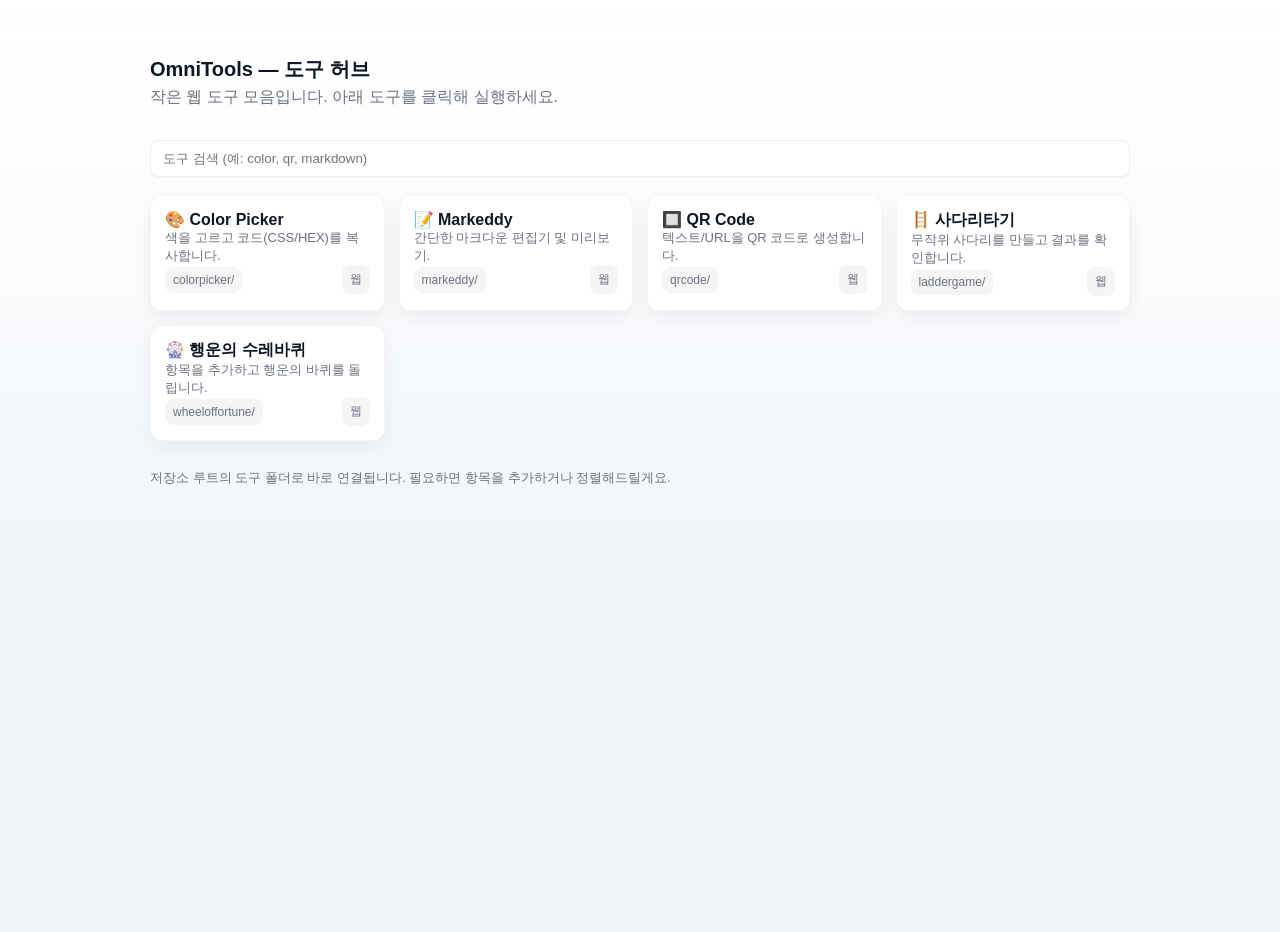
<file: index.html>
<!doctype html>
<html lang="ko">
  <head>
    <meta charset="utf-8" />
    <meta name="viewport" content="width=device-width,initial-scale=1" />
    <title>OmniTools — 도구 허브</title>
    <style>
      :root {
        --bg: #f8fafc;
        --card: #ffffff;
        --muted: #6b7280;
        --accent: #2563eb;
        --text: #0f1724;
      }
      html,
      body {
        height: 100%;
        margin: 0;
        font-family:
          Inter,
          Segoe UI,
          Arial,
          sans-serif;
        background: linear-gradient(180deg, #ffffff 0%, #f1f5f9 60%);
        color: var(--text);
      }
      .wrap {
        max-width: 980px;
        margin: 32px auto;
        padding: 24px;
      }
      header {
        display: flex;
        align-items: center;
        gap: 16px;
      }
      h1 {
        margin: 0;
        font-size: 20px;
      }
      p.lead {
        margin: 4px 0 18px;
        color: var(--muted);
      }
      .search {
        display: flex;
        gap: 8px;
        margin: 14px 0;
      }
      input[type="search"] {
        flex: 1;
        padding: 10px 12px;
        border-radius: 8px;
        border: 1px solid rgba(15, 23, 36, 0.06);
        background: #fff;
        color: var(--text);
        box-shadow: 0 1px 2px rgba(2, 6, 23, 0.04);
      }
      #clear {
        background: transparent;
        border: none;
        color: var(--muted);
        padding: 6px 8px;
        border-radius: 6px;
      }
      .grid {
        display: grid;
        grid-template-columns: repeat(auto-fill, minmax(220px, 1fr));
        gap: 14px;
        margin-top: 18px;
      }
      .card {
        background: var(--card);
        padding: 14px;
        border-radius: 12px;
        box-shadow: 0 6px 18px rgba(15, 23, 42, 0.06);
        border: 1px solid rgba(2, 6, 23, 0.04);
        display: flex;
        flex-direction: column;
        gap: 10px;
      }
      .card a {
        color: inherit;
        text-decoration: none;
      }
      .title {
        font-weight: 600;
      }
      .desc {
        font-size: 13px;
        color: var(--muted);
      }
      .meta {
        display: flex;
        justify-content: space-between;
        align-items: center;
      }
      .badge {
        background: rgba(2, 6, 23, 0.04);
        padding: 6px 8px;
        border-radius: 8px;
        font-size: 12px;
        color: var(--muted);
      }
      footer {
        margin-top: 28px;
        color: var(--muted);
        font-size: 13px;
      }
      @media (max-width: 420px) {
        .wrap {
          padding: 14px;
        }
      }
    </style>
  </head>
  <body>
    <div class="wrap">
      <header>
        <div style="display: flex; flex-direction: column">
          <h1>OmniTools — 도구 허브</h1>
          <p class="lead">
            작은 웹 도구 모음입니다. 아래 도구를 클릭해 실행하세요.
          </p>
        </div>
      </header>

      <div class="search">
        <input
          id="q"
          type="search"
          placeholder="도구 검색 (예: color, qr, markdown)"
          aria-label="search"
        />
      </div>

      <div id="grid" class="grid">
        <div class="card" data-tags="color picker">
          <a href="colorpicker/">
            <div class="title">🎨 Color Picker</div>
            <div class="desc">색을 고르고 코드(CSS/HEX)를 복사합니다.</div>
            <div class="meta">
              <span class="badge">colorpicker/</span
              ><span class="badge">웹</span>
            </div>
          </a>
        </div>

        <div class="card" data-tags="markdown editor markeddy">
          <a href="markeddy/index.html">
            <div class="title">📝 Markeddy</div>
            <div class="desc">간단한 마크다운 편집기 및 미리보기.</div>
            <div class="meta">
              <span class="badge">markeddy/</span><span class="badge">웹</span>
            </div>
          </a>
        </div>

        <div class="card" data-tags="qr qrcode generator">
          <a href="qrcode/">
            <div class="title">🔲 QR Code</div>
            <div class="desc">텍스트/URL을 QR 코드로 생성합니다.</div>
            <div class="meta">
              <span class="badge">qrcode/</span><span class="badge">웹</span>
            </div>
          </a>
        </div>

        <div class="card" data-tags="ladder game 사다리타기">
          <a href="laddergame/">
            <div class="title">🪜 사다리타기</div>
            <div class="desc">무작위 사다리를 만들고 결과를 확인합니다.</div>
            <div class="meta">
              <span class="badge">laddergame/</span
              ><span class="badge">웹</span>
            </div>
          </a>
        </div>

        <div class="card" data-tags="wheel of fortune 행운의 바퀴 게임">
          <a href="wheeloffortune/">
            <div class="title">🎡 행운의 수레바퀴</div>
            <div class="desc">항목을 추가하고 행운의 바퀴를 돌립니다.</div>
            <div class="meta">
              <span class="badge">wheeloffortune/</span
              ><span class="badge">웹</span>
            </div>
          </a>
        </div>
      </div>

      <footer>
        저장소 루트의 도구 폴더로 바로 연결됩니다. 필요하면 항목을 추가하거나
        정렬해드릴게요.
      </footer>
    </div>

    <script>
      const q = document.getElementById("q");
      const grid = document.getElementById("grid");
      const clear = document.getElementById("clear");
      function filter(term) {
        const cards = grid.querySelectorAll(".card");
        const t = term.trim().toLowerCase();
        cards.forEach((c) => {
          const tags = c.dataset.tags || "";
          const title = c.querySelector(".title").textContent.toLowerCase();
          const desc = c.querySelector(".desc").textContent.toLowerCase();
          const ok =
            !t || tags.includes(t) || title.includes(t) || desc.includes(t);
          c.style.display = ok ? "" : "none";
        });
      }
      q.addEventListener("input", (e) => filter(e.target.value));
      clear.addEventListener("click", () => {
        q.value = "";
        filter("");
        q.focus();
      });
      // quick keyboard focus
      document.addEventListener("keydown", (e) => {
        if (e.key === "/" && document.activeElement !== q) {
          e.preventDefault();
          q.focus();
        }
      });
    </script>
  </body>
</html>
</file>
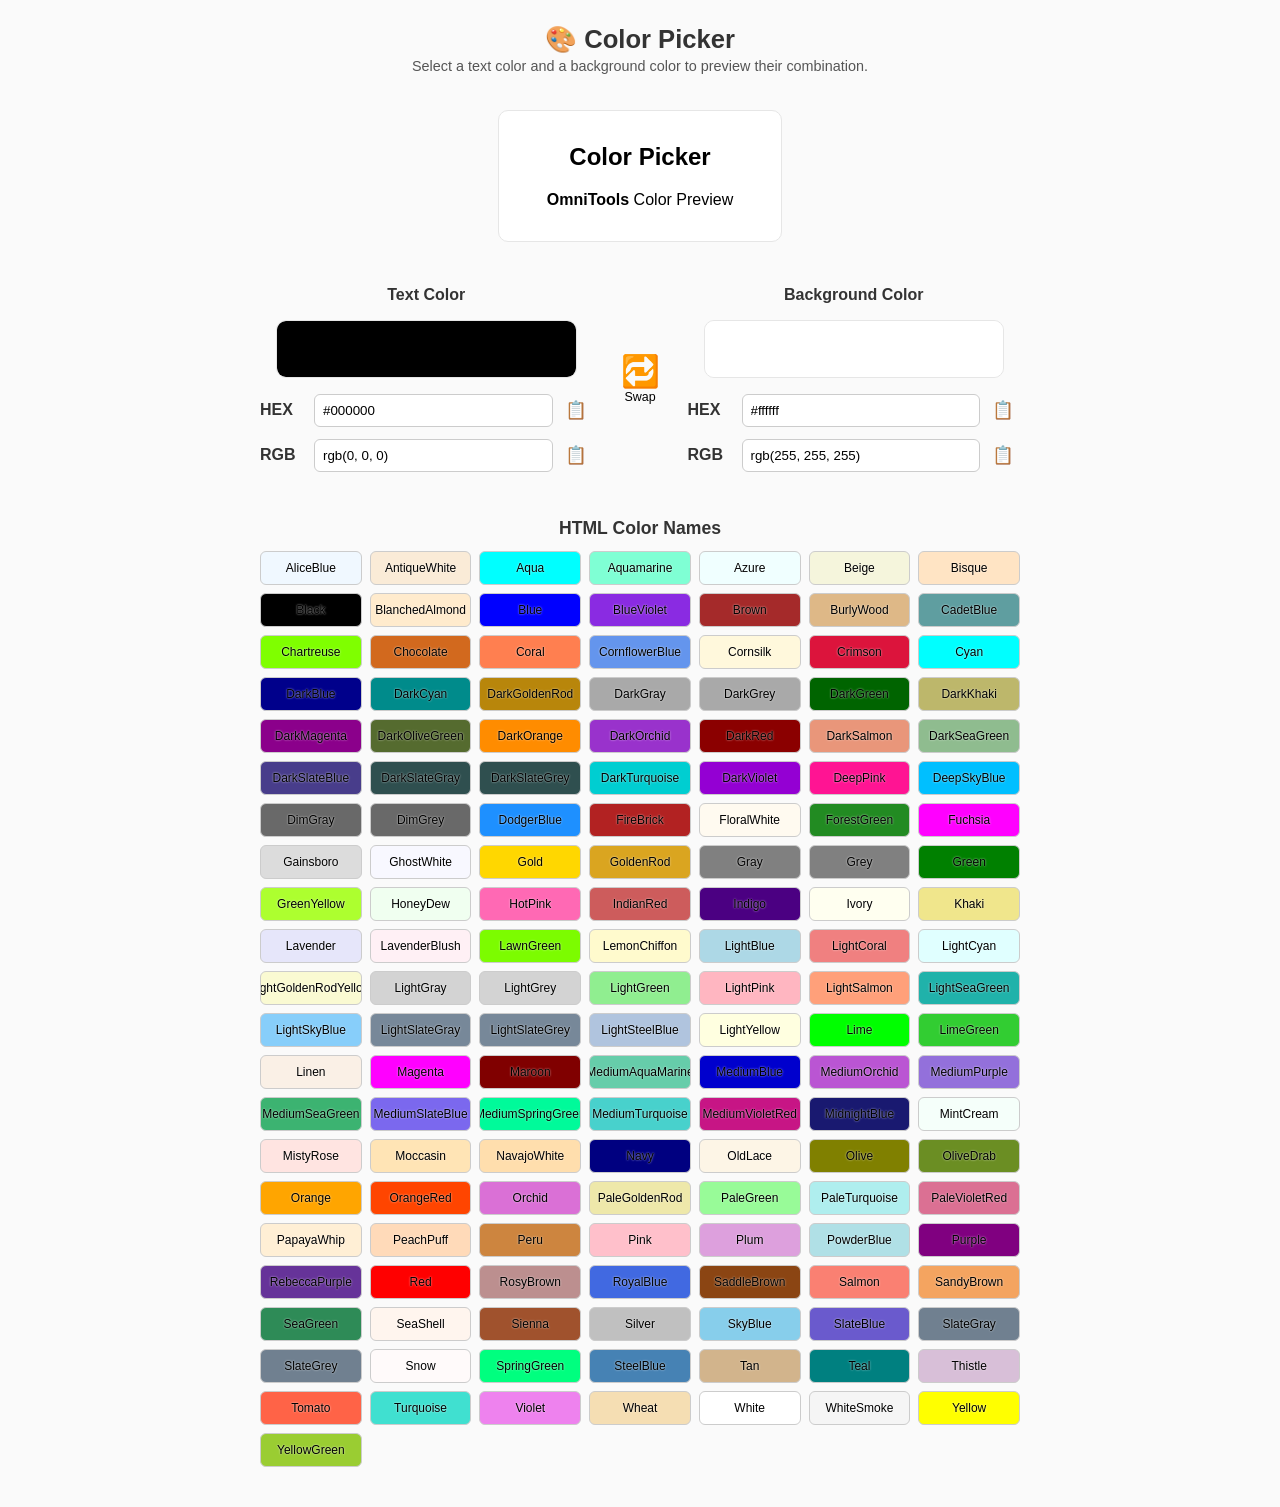
<file: colorpicker/index.html>
<!doctype html>
<html lang="ko">
  <head>
    <meta charset="utf-8" />
    <meta name="viewport" content="width=device-width, initial-scale=1" />
    <title>Color Picker</title>
    <link rel="stylesheet" href="style.css" />
  </head>
  <body>
    <header>
      <h1>🎨 Color Picker</h1>
      <p>
        Select a text color and a background color to preview their combination.
      </p>
    </header>

    <section class="preview-wrap">
      <div id="preview" class="preview">
        <h2>Color Picker</h2>
        <div><b>OmniTools</b> Color Preview</div>
      </div>
    </section>

    <main>
      <div class="controls">
        <div class="col">
          <h2>Text Color</h2>
          <div class="picker">
            <input type="color" id="color-text" value="#000000" />
          </div>
          <div class="results">
            <div>
              <label for="hex-text">HEX</label>
              <input type="text" id="hex-text" readonly />
              <button id="copy-hex-text" title="복사">📋</button>
            </div>
            <div>
              <label for="rgb-text">RGB</label>
              <input type="text" id="rgb-text" readonly />
              <button id="copy-rgb-text" title="복사">📋</button>
            </div>
          </div>
        </div>

        <button id="swap-btn" class="swap" title="교환">
          <div class="swap-icon">🔁</div>
          <div class="swap-text">Swap</div>
        </button>

        <div class="col">
          <h2>Background Color</h2>
          <div class="picker">
            <input type="color" id="color-bg" value="#ffffff" />
          </div>
          <div class="results">
            <div>
              <label for="hex-bg">HEX</label>
              <input type="text" id="hex-bg" readonly />
              <button id="copy-hex-bg" title="복사">📋</button>
            </div>
            <div>
              <label for="rgb-bg">RGB</label>
              <input type="text" id="rgb-bg" readonly />
              <button id="copy-rgb-bg" title="복사">📋</button>
            </div>
          </div>
        </div>
      </div>
    </main>

    <script src="main.js"></script>

    <section class="color-names-section">
      <h2>HTML Color Names</h2>
      <div id="color-list" class="color-list"></div>
    </section>
  </body>
</html>
</file>
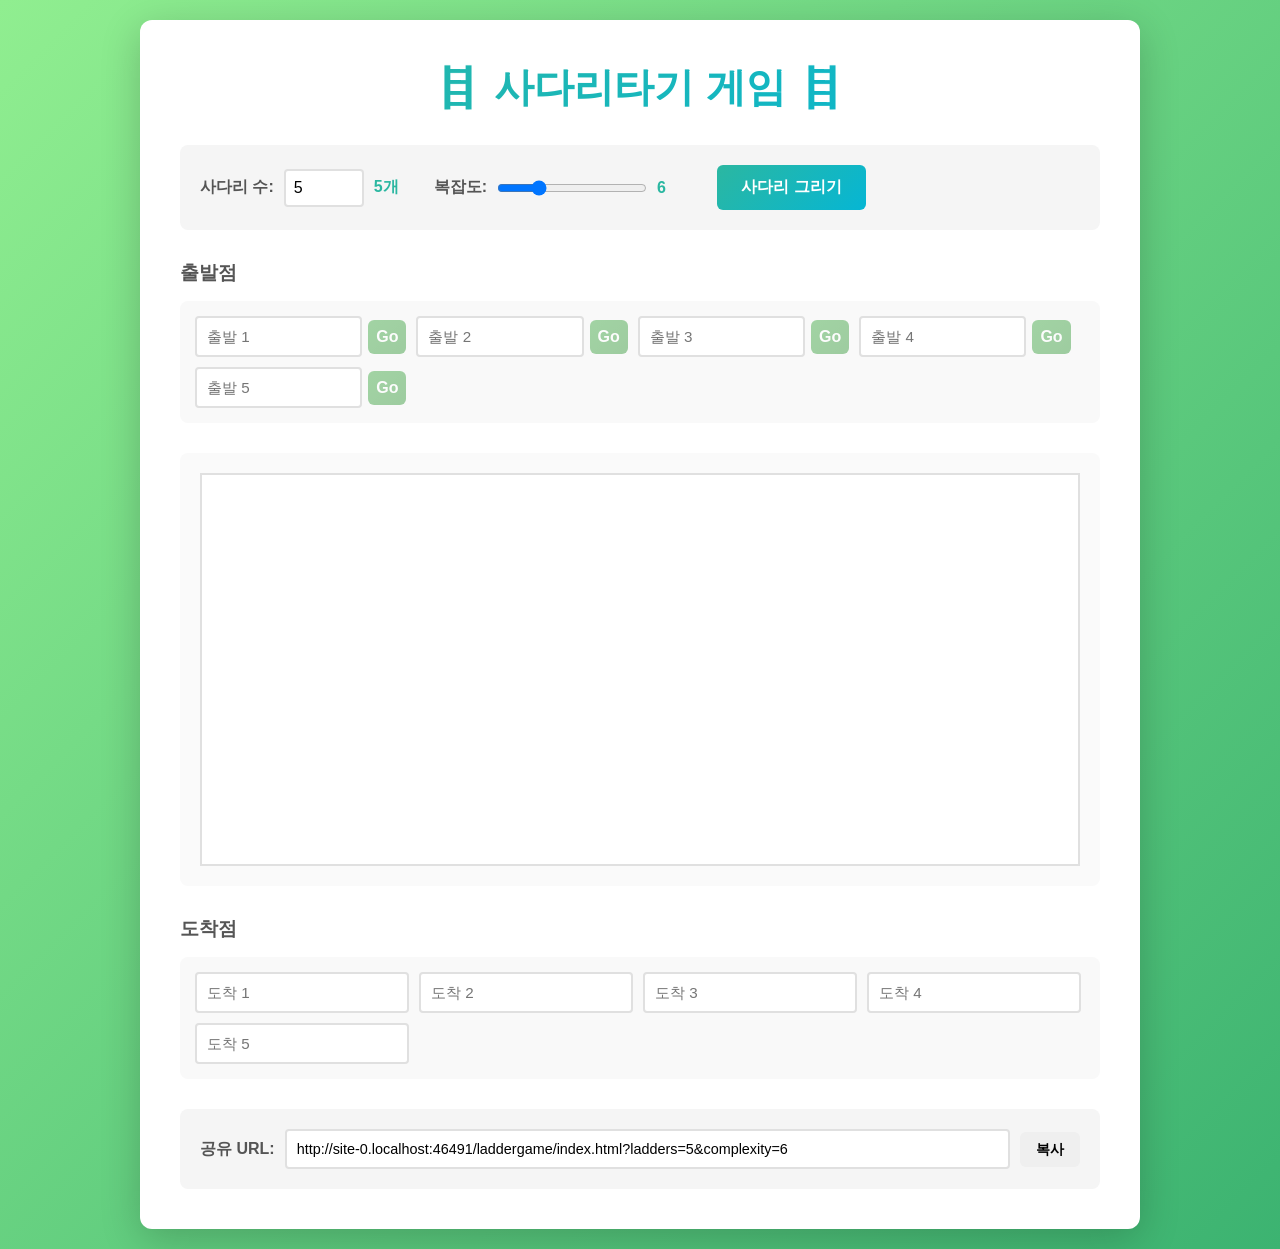
<file: laddergame/index.html>
<!doctype html>
<html lang="ko">
  <head>
    <meta charset="UTF-8" />
    <meta name="viewport" content="width=device-width, initial-scale=1.0" />
    <title>사다리타기 게임</title>
    <link rel="stylesheet" href="style.css" />
  </head>
  <body>
    <div class="container">
      <h1>🪜 사다리타기 게임 🪜</h1>

      <!-- 설정 섹션 -->
      <div class="settings-section">
        <div class="setting-group">
          <label for="ladderCount">사다리 수:</label>
          <input
            type="number"
            id="ladderCount"
            min="3"
            max="20"
            value="5"
            class="number-input"
          />
          <span id="countDisplay">4개</span>
        </div>

        <div class="setting-group">
          <label for="complexity">복잡도:</label>
          <input type="range" id="complexity" min="3" max="15" value="6" />
          <span id="complexityDisplay">5</span>
        </div>

        <button id="generateBtn" class="btn btn-primary">사다리 그리기</button>
      </div>

      <!-- 상단 입력 섹션 -->
      <div class="input-section">
        <h3>출발점</h3>
        <div id="topInputs" class="inputs-container"></div>
      </div>

      <!-- 캔버스 섹션 -->
      <div class="canvas-section">
        <canvas id="ladderCanvas" width="900" height="400"></canvas>
      </div>

      <!-- 하단 입력 섹션 -->
      <div class="input-section">
        <h3>도착점</h3>
        <div id="bottomInputs" class="inputs-container"></div>
      </div>

      <!-- 결과 섹션 -->
      <div id="results" class="results-section" style="display: none">
        <h3>매칭 결과</h3>
        <div id="resultsList" class="results-list"></div>
      </div>

      <!-- 현재 URL 섹션 -->
      <div class="url-section">
        <label for="shareUrl">공유 URL:</label>
        <input type="text" id="shareUrl" readonly class="url-input" />
        <button id="copyBtn" class="btn btn-small">복사</button>
      </div>
    </div>

    <script src="main.js"></script>
  </body>
</html>
</file>
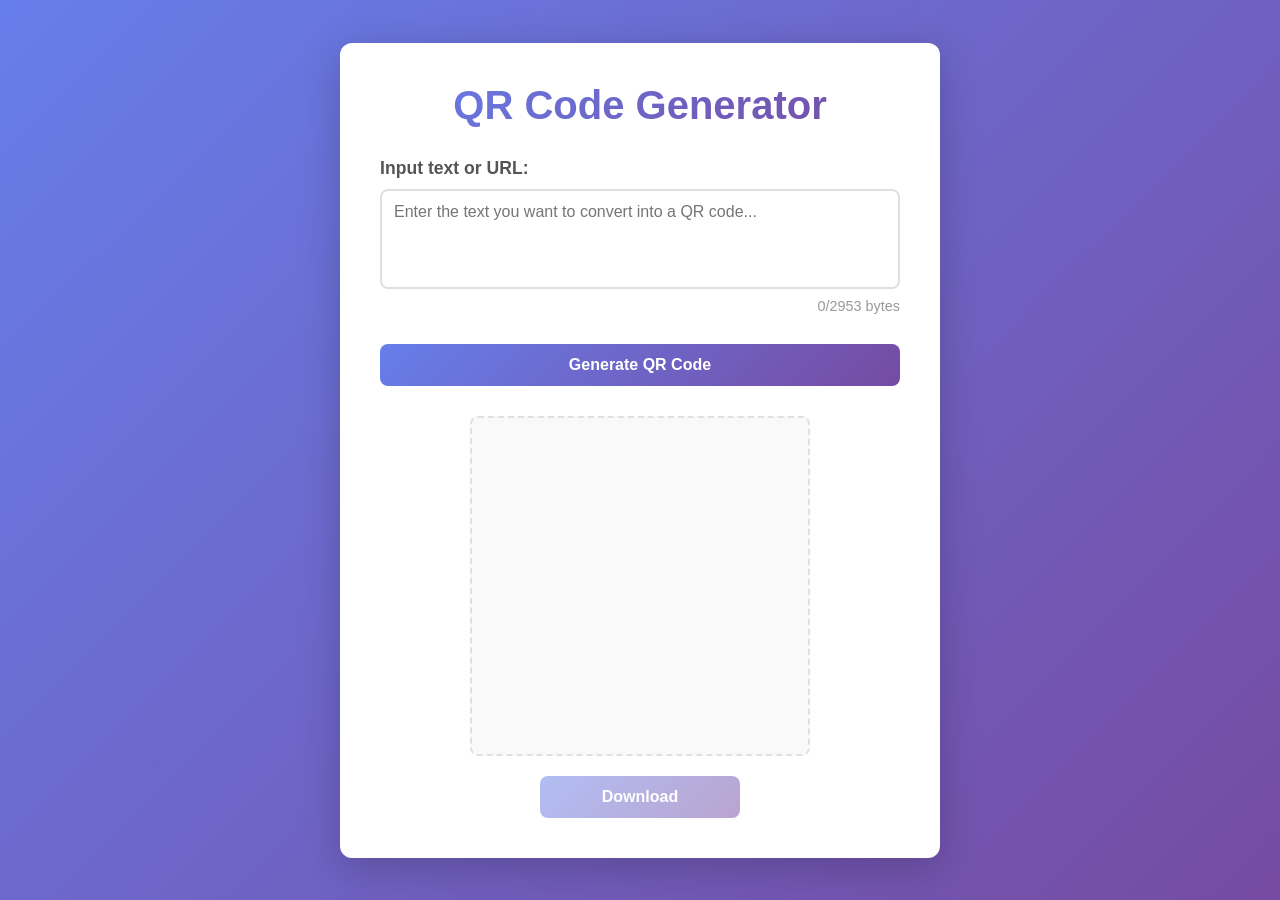
<file: qrcode/index.html>
<!doctype html>
<html lang="ko">
  <head>
    <meta charset="UTF-8" />
    <meta name="viewport" content="width=device-width, initial-scale=1.0" />
    <title>QR 코드 생성기</title>
    <link rel="stylesheet" href="style.css" />
  </head>
  <body>
    <div class="container">
      <h1>QR Code Generator</h1>

      <div class="input-section">
        <label for="qrInput">Input text or URL:</label>
        <textarea
          id="qrInput"
          placeholder="Enter the text you want to convert into a QR code..."
          rows="4"
        ></textarea>
        <div class="char-counter"><span id="byteCount">0</span>/2953 bytes</div>
        <button id="generateBtn">Generate QR Code</button>
      </div>

      <div class="output-section">
        <div id="qrCode" class="qr-code-container"></div>
        <button id="downloadBtn" class="download-btn" disabled>Download</button>
      </div>
    </div>

    <script src="main.js"></script>
  </body>
</html>
</file>
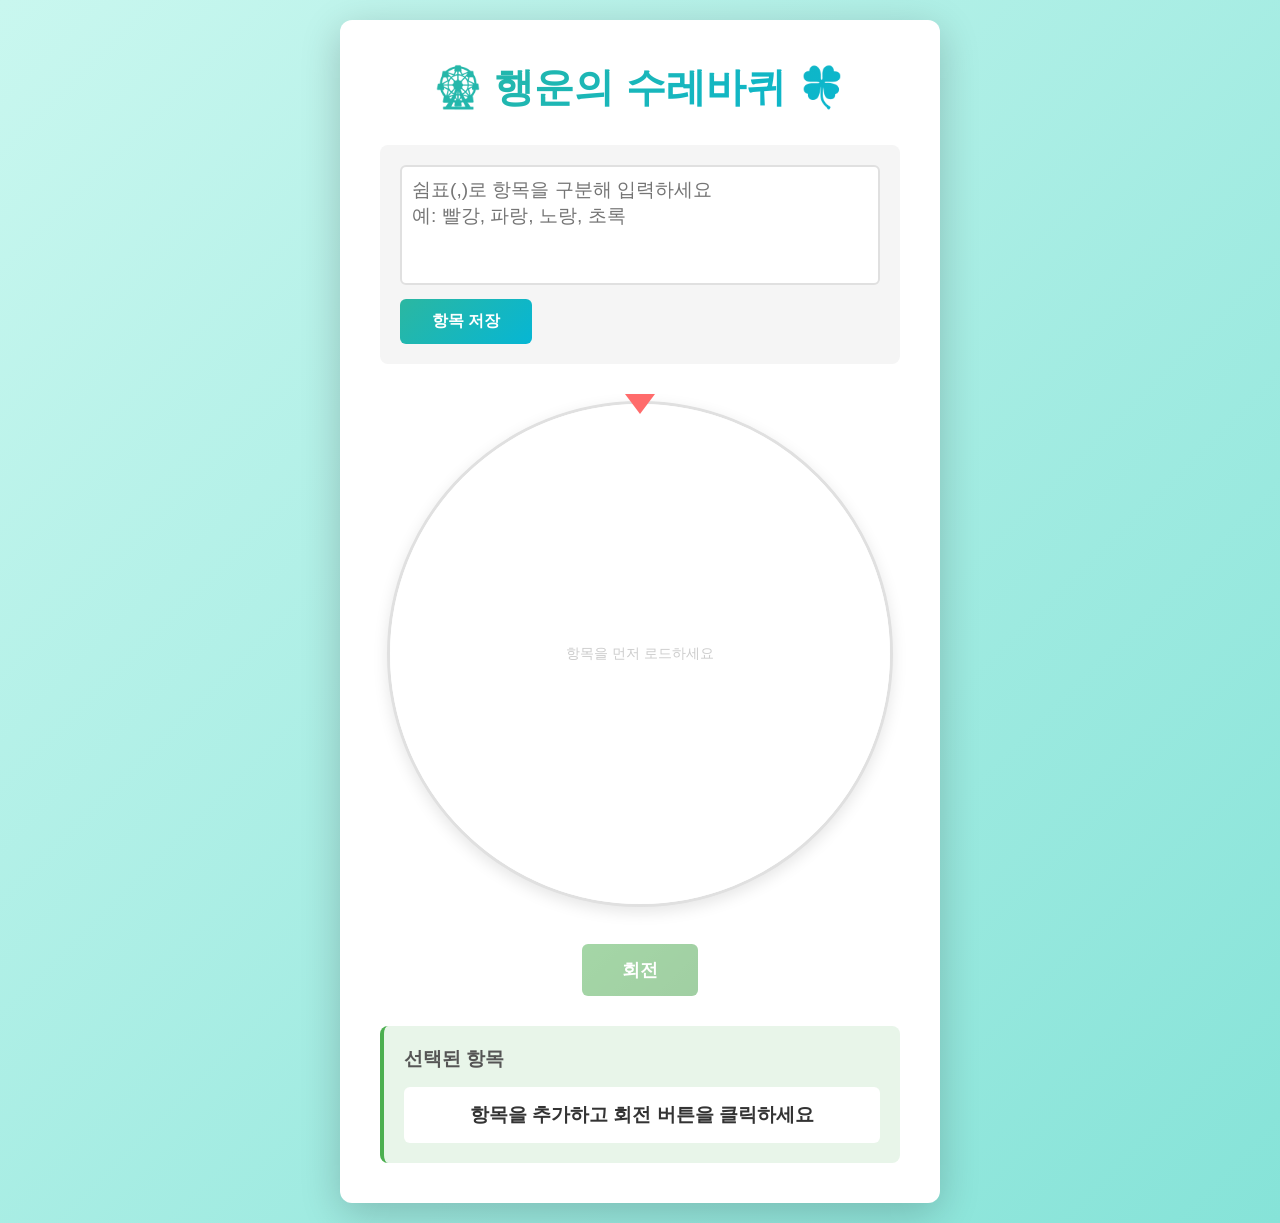
<file: wheeloffortune/index.html>
<!doctype html>
<html lang="ko">
  <head>
    <meta charset="UTF-8" />
    <meta name="viewport" content="width=device-width, initial-scale=1.0" />
    <title>행운의 바퀴 - Wheel of Fortune</title>
    <link rel="stylesheet" href="style.css" />
  </head>
  <body>
    <div class="container">
      <h1>🎡 행운의 수레바퀴 🍀</h1>

      <!-- 입력 섹션 -->
      <div class="input-section">
        <textarea
          id="itemsInput"
          placeholder="쉼표(,)로 항목을 구분해 입력하세요&#10;예: 빨강, 파랑, 노랑, 초록"
        ></textarea>
        <button id="loadBtn" class="btn btn-primary">항목 저장</button>
      </div>

      <!-- 휠 섹션 -->
      <div class="wheel-section">
        <div class="wheel-container">
          <!-- 12시 방향 포인터 -->
          <div class="pointer"></div>
          <!-- 휠 캔버스 -->
          <canvas id="wheelCanvas" width="500" height="500"></canvas>
        </div>
      </div>

      <!-- 버튼 섹션 -->
      <div class="button-section">
        <button id="spinBtn" class="btn btn-success" disabled>회전</button>
      </div>

      <!-- 결과 섹션 -->
      <div class="result-section">
        <h3>선택된 항목</h3>
        <div id="result" class="result-display">
          항목을 추가하고 회전 버튼을 클릭하세요
        </div>
      </div>
    </div>

    <script src="main.js"></script>
  </body>
</html>
</file>
<file: colorpicker/style.css>
/* simple color picker styles */
body {
  margin: 0;
  font-family:
    Segoe UI,
    Arial,
    sans-serif;
  background: #fafafa;
  color: #333;
  display: flex;
  flex-direction: column;
  align-items: center;
  min-height: 100vh;
}

header {
  text-align: center;
  padding: 24px 16px 8px;
}

header h1 {
  margin: 0;
  font-size: 1.6rem;
}

header p {
  margin: 4px 0 0;
  color: #555;
  font-size: 0.9rem;
}

section.preview-wrap {
  margin: 1em;
}

main {
  flex: 1;
  display: flex;
  flex-direction: column;
  align-items: stretch;
  justify-content: flex-start;
  gap: 18px;
  width: 100%;
  max-width: 760px;
  padding: 16px;
}

main h2 {
  text-align: center;
}

div.picker {
  margin: 1em;
}

.preview-wrap {
  display: flex;
  justify-content: center;
  padding: 12px 16px;
}

div.preview {
  width: 100%;
  max-width: 760px;
  padding: 2em 3em;
  border-radius: 10px;
  border: 1px solid #e6e6e6;
  text-align: center;
}

div.preview h2 {
  margin-top: 0;
}

.controls {
  display: flex;
  gap: 16px;
  align-items: flex-start;
}

.swap {
  align-self: center;
  font-size: 1.3rem;
  padding: 8px 12px;
  border: none;
  background: transparent;
  border-radius: 6px;
  cursor: pointer;
  transition: background 0.2s;
}

.swap:hover {
  background: #d0d0d0;
}

.swap:active {
  background: #c0c0c0;
}

div.swap-icon {
  font-size: 1.5em;
}

div.swap-text {
  font-size: 0.6em;
}

.col {
  flex: 1;
  min-width: 0;
}
.col h2 {
  margin: 0 0 8px;
  font-size: 1rem;
}

.picker input[type="color"] {
  width: 100%;
  height: 3.6rem;
  border: 1px solid #e6e6e6;
  border-radius: 10px;
  background: none;
  cursor: pointer;
  display: block;
  padding: 0;
  -webkit-appearance: none;
  appearance: none;
}

.picker input[type="color"]::-webkit-color-swatch-wrapper {
  padding: 0;
}

.picker input[type="color"]::-webkit-color-swatch {
  border: none;
  border-radius: 8px;
  width: 100%;
  height: 100%;
}

.picker input[type="color"]::-moz-color-swatch {
  border: none;
  border-radius: 8px;
  width: 100%;
  height: 100%;
}

.results {
  width: 100%;
  display: flex;
  flex-direction: column;
  gap: 12px;
  margin-top: 10px;
}

.results div {
  display: flex;
  align-items: center;
  gap: 6px;
}

.results label {
  width: 48px;
  font-weight: 600;
}

.results input {
  flex: 1;
  padding: 8px;
  border: 1px solid #ccc;
  border-radius: 6px;
  background: #fff;
  color: #000;
}

.results button {
  border: none;
  background: transparent;
  cursor: pointer;
  font-size: 1.1rem;
}

@media (max-width: 720px) {
  .controls {
    flex-direction: column;
  }
  .preview {
    padding: 14px;
  }
}

footer {
  margin: 24px 0;
  font-size: 0.8rem;
  color: #777;
}

.color-names-section {
  width: 100%;
  max-width: 760px;
  margin: 1em auto;
  padding: 0 16px 24px;
}
.color-names-section h2 {
  margin-bottom: 12px;
  font-size: 1.1rem;
  text-align: center;
}
.color-list {
  display: grid;
  grid-template-columns: repeat(auto-fill, minmax(100px, 1fr));
  gap: 8px;
}
.color-item {
  display: flex;
  align-items: center;
  justify-content: center;
  height: 32px;
  border-radius: 6px;
  color: #000;
  font-size: 0.75rem;
  cursor: pointer;
  text-shadow: 0 0 2px rgba(255, 255, 255, 0.8);
  border: 1px solid #ccc;
  overflow: hidden;
}
.color-item:hover {
  outline: 2px solid #888;
}
</file>
<file: laddergame/style.css>
* {
  margin: 0;
  padding: 0;
  box-sizing: border-box;
}

body {
  font-family:
    -apple-system, BlinkMacSystemFont, "Segoe UI", "Roboto", "Oxygen", "Ubuntu",
    "Cantarell", "Fira Sans", "Droid Sans", "Helvetica Neue", sans-serif;
  background: linear-gradient(135deg, lightgreen 0%, MediumSeaGreen 100%);
  min-height: 100vh;
  padding: 20px;
}

.container {
  max-width: 1000px;
  margin: 0 auto;
  background: white;
  border-radius: 12px;
  box-shadow: 0 10px 40px rgba(0, 0, 0, 0.2);
  padding: 40px;
}

h1 {
  text-align: center;
  color: #333;
  margin-bottom: 30px;
  font-size: 2.5em;
  background: linear-gradient(135deg, #2bb7a1 0%, #06b6d4 100%);
  -webkit-background-clip: text;
  -webkit-text-fill-color: transparent;
  background-clip: text;
}

h3 {
  color: #555;
  margin-bottom: 15px;
  font-size: 1.2em;
}

/* 설정 섹션 */
.settings-section {
  display: flex;
  gap: 20px;
  margin-bottom: 30px;
  align-items: center;
  flex-wrap: wrap;
  padding: 20px;
  background: #f5f5f5;
  border-radius: 8px;
}

.setting-group {
  display: flex;
  align-items: center;
  gap: 10px;
}

.setting-group label {
  font-weight: 600;
  color: #555;
  white-space: nowrap;
}

.number-input {
  width: 80px;
  padding: 8px;
  border: 2px solid #e0e0e0;
  border-radius: 4px;
  font-size: 1em;
}

.number-input:focus {
  outline: none;
  border-color: #2bb7a1;
}

#complexity {
  width: 150px;
}

.setting-group span {
  color: #2bb7a1;
  font-weight: 600;
  min-width: 40px;
}

/* 입력 섹션 */
.input-section {
  margin-bottom: 30px;
}

.inputs-container {
  display: flex;
  gap: 10px;
  flex-wrap: wrap;
  padding: 15px;
  background: #f9f9f9;
  border-radius: 8px;
}

.inputs-container input {
  padding: 10px;
  border: 2px solid #e0e0e0;
  border-radius: 4px;
  font-size: 0.95em;
  min-width: 120px;
}

.top-entry {
  display: flex;
  gap: 6px;
  align-items: center;
}

.top-input {
  width: 11em;
}

.go-btn {
  flex-shrink: 0;
  padding: 0.5em !important;
}

.inputs-container input:focus {
  outline: none;
  border-color: #2bb7a1;
}

/* 캔버스 섹션 */
.canvas-section {
  display: flex;
  justify-content: center;
  margin-bottom: 30px;
  padding: 20px;
  background: #fafafa;
  border-radius: 8px;
  overflow-x: auto;
}

#ladderCanvas {
  border: 2px solid #e0e0e0;
  background: white;
  max-width: 100%;
  height: auto;
}

/* 버튼 */
.btn {
  padding: 12px 24px;
  border: none;
  border-radius: 6px;
  font-size: 1em;
  font-weight: 600;
  cursor: pointer;
  transition: all 0.3s ease;
  white-space: nowrap;
}

.btn-primary {
  background: linear-gradient(135deg, #2bb7a1 0%, #06b6d4 100%);
  color: white;
}

.btn-primary:hover {
  transform: translateY(-2px);
  box-shadow: 0 5px 20px rgba(43, 183, 161, 0.4);
}

.btn-success {
  background: linear-gradient(135deg, #4caf50 0%, #45a049 100%);
  color: white;
}

.btn-success:hover:not(:disabled) {
  transform: translateY(-2px);
  box-shadow: 0 5px 20px rgba(76, 175, 80, 0.4);
}

.btn-success:disabled {
  opacity: 0.5;
  cursor: not-allowed;
}

.btn-small {
  padding: 8px 16px;
  font-size: 0.9em;
}

.btn-small:hover {
  transform: translateY(-2px);
  box-shadow: 0 3px 10px rgba(43, 183, 161, 0.3);
}

/* 실행 섹션 */
.execution-section {
  text-align: center;
  margin-bottom: 30px;
}

/* 결과 섹션 */
.results-section {
  padding: 20px;
  background: #e8f5e9;
  border-left: 4px solid #4caf50;
  border-radius: 8px;
  margin-bottom: 30px;
}

.results-list {
  display: flex;
  flex-direction: column;
  gap: 10px;
}

.result-item {
  padding: 10px 15px;
  background: white;
  border-radius: 4px;
  border-left: 4px solid;
  font-weight: 600;
}

/* URL 섹션 */
.url-section {
  display: flex;
  gap: 10px;
  align-items: center;
  padding: 20px;
  background: #f5f5f5;
  border-radius: 8px;
  margin-top: 30px;
}

.url-section label {
  font-weight: 600;
  color: #555;
}

.url-input {
  flex: 1;
  padding: 10px;
  border: 2px solid #e0e0e0;
  border-radius: 4px;
  font-size: 0.9em;
  word-break: break-all;
}

.url-input:focus {
  outline: none;
  border-color: #2bb7a1;
}

/* 반응형 */
@media print {
  body,
  .container {
    background: transparent !important;
    box-shadow: none !important;
  }

  /* hide controls in print */
  .settings-section,
  .input-section,
  button#copyBtn {
    display: none !important;
  }
}

@media (max-width: 768px) {
  .container {
    padding: 20px;
  }

  h1 {
    font-size: 1.8em;
  }

  .settings-section {
    flex-direction: column;
    align-items: stretch;
  }

  .setting-group {
    justify-content: space-between;
  }

  #ladderCanvas {
    max-width: 100%;
  }

  .url-section {
    flex-direction: column;
    align-items: stretch;
  }
}
</file>
<file: qrcode/style.css>
* {
  margin: 0;
  padding: 0;
  box-sizing: border-box;
}

body {
  font-family:
    -apple-system, BlinkMacSystemFont, "Segoe UI", "Roboto", "Oxygen", "Ubuntu",
    "Cantarell", "Fira Sans", "Droid Sans", "Helvetica Neue", sans-serif;
  background: linear-gradient(135deg, #667eea 0%, #764ba2 100%);
  min-height: 100vh;
  display: flex;
  align-items: center;
  justify-content: center;
  padding: 20px;
}

.container {
  background: white;
  border-radius: 12px;
  box-shadow: 0 10px 40px rgba(0, 0, 0, 0.2);
  padding: 40px;
  max-width: 600px;
  width: 100%;
}

h1 {
  text-align: center;
  color: #333;
  margin-bottom: 30px;
  font-size: 2.5em;
  background: linear-gradient(135deg, #667eea 0%, #764ba2 100%);
  -webkit-background-clip: text;
  -webkit-text-fill-color: transparent;
  background-clip: text;
}

.input-section {
  margin-bottom: 30px;
}

label {
  display: block;
  margin-bottom: 10px;
  color: #555;
  font-weight: 600;
  font-size: 1.1em;
}

textarea {
  width: 100%;
  padding: 12px;
  border: 2px solid #e0e0e0;
  border-radius: 8px;
  font-size: 1em;
  font-family: inherit;
  resize: none;
  transition: all 0.3s ease;
}

textarea:focus {
  outline: none;
  border-color: #667eea;
  box-shadow: 0 0 0 3px rgba(102, 126, 234, 0.1);
}

.char-counter {
  text-align: right;
  font-size: 0.9em;
  color: #999;
  margin-top: 5px;
  margin-bottom: 15px;
}

.char-counter.warning {
  color: #ff9800;
  font-weight: 600;
}

.char-counter.error {
  color: #f44336;
  font-weight: 600;
}

button {
  padding: 12px 24px;
  font-size: 1em;
  border: none;
  border-radius: 8px;
  cursor: pointer;
  transition: all 0.3s ease;
  font-weight: 600;
}

#generateBtn {
  width: 100%;
  background: linear-gradient(135deg, #667eea 0%, #764ba2 100%);
  color: white;
  margin-top: 15px;
}

#generateBtn:hover {
  transform: translateY(-2px);
  box-shadow: 0 5px 20px rgba(102, 126, 234, 0.4);
}

#generateBtn:active {
  transform: translateY(0);
}

.output-section {
  text-align: center;
  display: flex;
  flex-direction: column;
  align-items: center;
  gap: 20px;
}

.qr-code-container {
  display: flex;
  justify-content: center;
  align-items: center;
  width: 340px;
  height: 340px;
  background: #f9f9f9;
  border-radius: 8px;
  border: 2px dashed #e0e0e0;
  padding: 20px;
}

.qr-code-container canvas {
  display: block;
  border-radius: 4px;
  background: white;
}

.download-btn {
  background: linear-gradient(135deg, #667eea 0%, #764ba2 100%);
  color: white;
  min-width: 200px;
}

.download-btn:hover:not(:disabled) {
  transform: translateY(-2px);
  box-shadow: 0 5px 20px rgba(102, 126, 234, 0.4);
}

.download-btn:disabled {
  opacity: 0.5;
  cursor: not-allowed;
}

/* 반응형 디자인 */
@media (max-width: 600px) {
  .container {
    padding: 20px;
  }

  h1 {
    font-size: 1.8em;
  }

  .qr-code-container {
    width: 280px;
    height: 280px;
  }
}
</file>
<file: wheeloffortune/style.css>
* {
  margin: 0;
  padding: 0;
  box-sizing: border-box;
}

body {
  font-family:
    -apple-system, BlinkMacSystemFont, "Segoe UI", "Roboto", "Oxygen", "Ubuntu",
    "Cantarell", "Fira Sans", "Droid Sans", "Helvetica Neue", sans-serif;
  background: linear-gradient(135deg, #c9f7ef 0%, #86e3d8 100%);
  min-height: 100vh;
  padding: 20px;
}

.container {
  max-width: 600px;
  margin: 0 auto;
  background: white;
  border-radius: 12px;
  box-shadow: 0 10px 40px rgba(0, 0, 0, 0.2);
  padding: 40px;
}

h1 {
  text-align: center;
  color: #333;
  margin-bottom: 30px;
  font-size: 2.5em;
  background: linear-gradient(135deg, #2bb7a1 0%, #06b6d4 100%);
  -webkit-background-clip: text;
  -webkit-text-fill-color: transparent;
  background-clip: text;
}

h3 {
  color: #555;
  margin-bottom: 15px;
  font-size: 1.2em;
}

/* 입력 섹션 */
.input-section {
  margin-bottom: 30px;
  padding: 20px;
  background: #f5f5f5;
  border-radius: 8px;
}

#itemsInput {
  width: 100%;
  height: 120px;
  padding: 10px;
  border: 2px solid #e0e0e0;
  border-radius: 6px;
  font-size: 1.2em;
  font-family: inherit;
  resize: none;
  margin-bottom: 10px;
}

#itemsInput:focus {
  outline: none;
  border-color: #2bb7a1;
}

/* 휠 섹션 */
.wheel-section {
  display: flex;
  flex-direction: column;
  align-items: center;
  margin-bottom: 30px;
}

.wheel-container {
  position: relative;
  width: 550px;
  height: 520px;
  display: flex;
  align-items: center;
  justify-content: center;
  margin: 0;
}

/* 12시 포인터 */
.pointer {
  position: absolute;
  top: 0;
  left: 50%;
  transform: translateX(-50%);
  width: 0;
  height: 0;
  border-left: 15px solid transparent;
  border-right: 15px solid transparent;
  border-top: 20px solid #ff6b6b;
  z-index: 10;
}

#wheelCanvas {
  border: 3px solid #e0e0e0;
  border-radius: 50%;
  background: white;
  box-shadow: 0 5px 15px rgba(0, 0, 0, 0.1);
}

/* 버튼 섹션 */
.button-section {
  text-align: center;
  margin-bottom: 30px;
}

/* 버튼 */
.btn {
  padding: 12px 32px;
  border: none;
  border-radius: 6px;
  font-size: 1em;
  font-weight: 600;
  cursor: pointer;
  transition: all 0.3s ease;
  white-space: nowrap;
}

.btn-primary {
  background: linear-gradient(135deg, #2bb7a1 0%, #06b6d4 100%);
  color: white;
}

.btn-primary:hover {
  transform: translateY(-2px);
  box-shadow: 0 5px 20px rgba(43, 183, 161, 0.4);
}

.btn-success {
  background: linear-gradient(135deg, #4caf50 0%, #45a049 100%);
  color: white;
  font-size: 1.1em;
  padding: 14px 40px;
}

.btn-success:hover:not(:disabled) {
  transform: translateY(-2px);
  box-shadow: 0 5px 20px rgba(76, 175, 80, 0.4);
}

.btn-success:disabled {
  opacity: 0.5;
  cursor: not-allowed;
}

#spinBtn:active:not(:disabled) {
  transform: translateY(0);
}

/* 결과 섹션 */
.result-section {
  padding: 20px;
  background: #e8f5e9;
  border-left: 4px solid #4caf50;
  border-radius: 8px;
}

.result-display {
  padding: 15px;
  background: white;
  border-radius: 6px;
  text-align: center;
  font-size: 1.2em;
  font-weight: 600;
  color: #333;
  min-height: 30px;
}

/* 반응형 */
@media print {
  body,
  .container,
  .input-section,
  .button-section {
    background: transparent !important;
    box-shadow: none !important;
  }

  .input-section,
  .button-section {
    display: none !important;
  }
}

@media (max-width: 600px) {
  .container {
    padding: 20px;
  }

  h1 {
    font-size: 1.8em;
  }

  .wheel-container {
    width: 100%;
    height: auto;
    aspect-ratio: 1 / 1;
  }

  #wheelCanvas {
    max-width: 100%;
    height: auto;
  }

  #itemsInput {
    height: 100px;
  }
}
</file>
